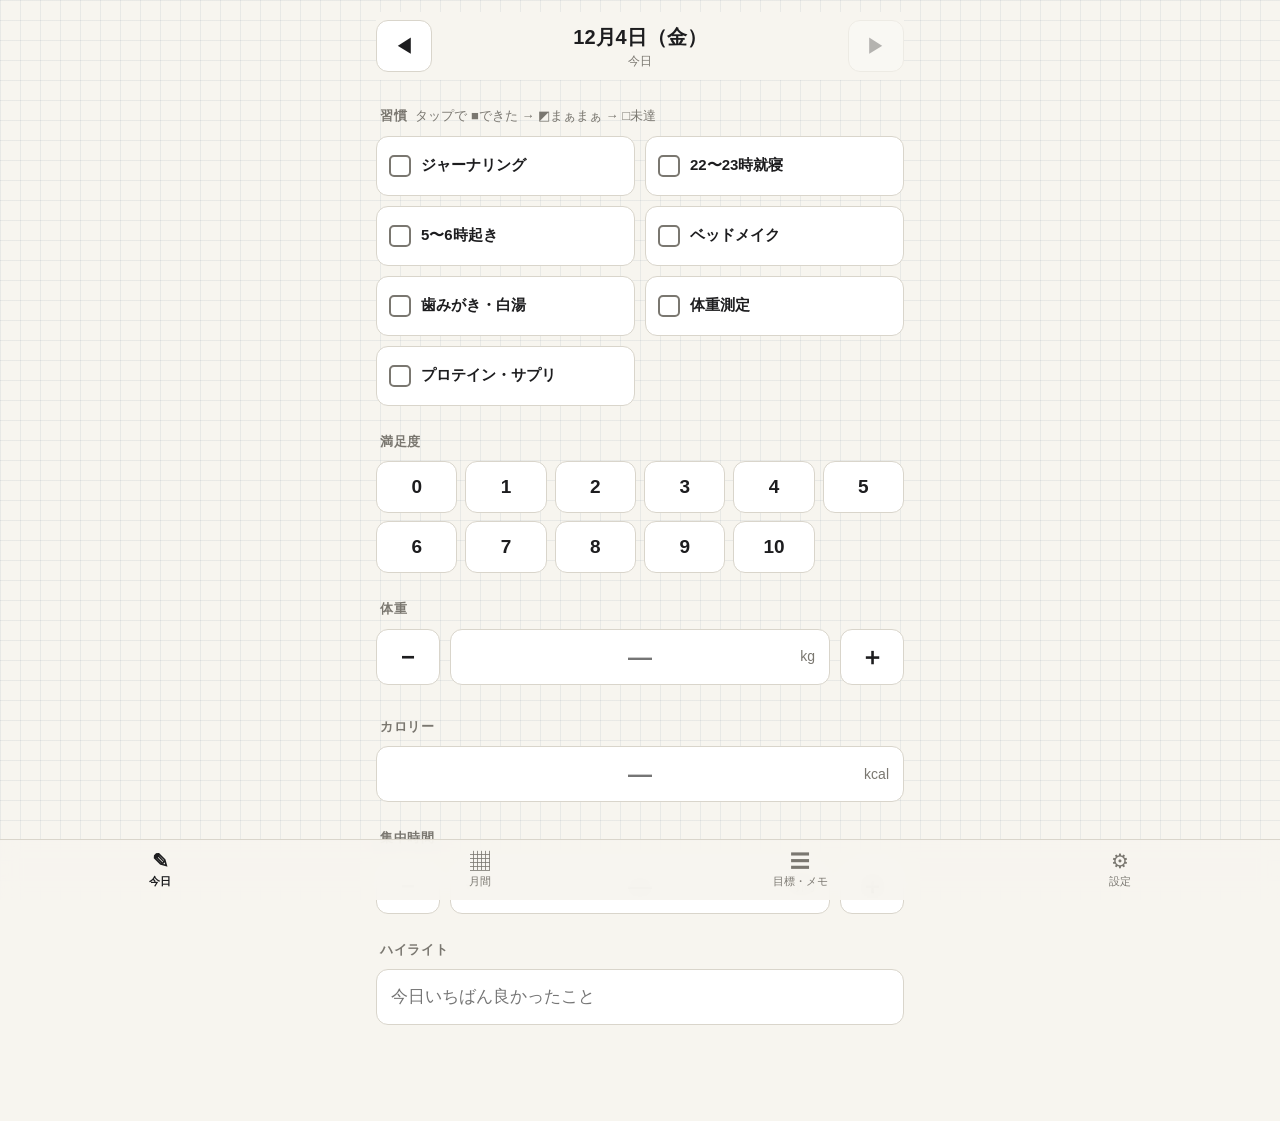
<file: index.html>
<!doctype html>
<html lang="ja">
<head>
<meta charset="utf-8">
<meta name="viewport" content="width=device-width, initial-scale=1, maximum-scale=1, viewport-fit=cover">
<meta name="theme-color" content="#f7f5ef" media="(prefers-color-scheme: light)">
<meta name="theme-color" content="#16171a" media="(prefers-color-scheme: dark)">
<meta name="apple-mobile-web-app-capable" content="yes">
<meta name="mobile-web-app-capable" content="yes">
<meta name="apple-mobile-web-app-status-bar-style" content="default">
<meta name="apple-mobile-web-app-title" content="ジャーナル">
<title>ジャーナル</title>
<link rel="manifest" href="manifest.webmanifest">
<link rel="apple-touch-icon" href="icons/icon-180.png">
<link rel="icon" href="icons/icon-192.png">
<link rel="stylesheet" href="style.css">
</head>
<body>
<main id="view" aria-live="polite"></main>

<nav class="tabbar" id="tabbar">
  <button data-tab="day" class="active"><span class="ti">✎</span>今日</button>
  <button data-tab="month"><span class="ti">▦</span>月間</button>
  <button data-tab="memo"><span class="ti">☰</span>目標・メモ</button>
  <button data-tab="settings"><span class="ti">⚙</span>設定</button>
</nav>

<div id="toast" class="toast" role="status"></div>

<script src="app.js"></script>
</body>
</html>
</file>
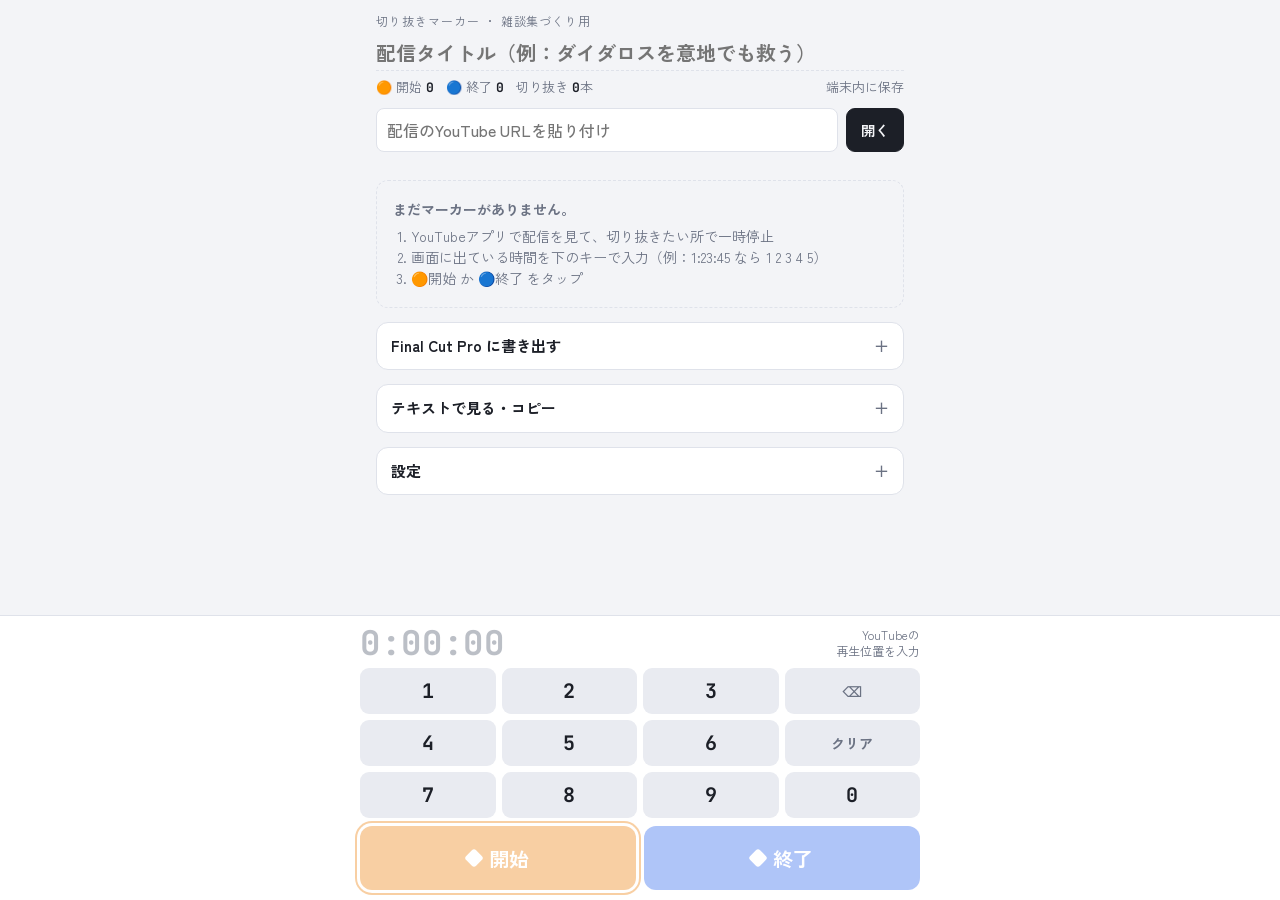
<file: clip-marker/index.html>
<!doctype html>
<html lang="ja"><head><meta charset="utf-8"><meta name="viewport" content="width=device-width,initial-scale=1,viewport-fit=cover"><meta name="apple-mobile-web-app-capable" content="yes"><meta name="apple-mobile-web-app-title" content="切り抜きマーカー"><style>:root{color-scheme:light;padding-top:env(safe-area-inset-top,0px);padding-bottom:env(safe-area-inset-bottom,0px)}body{margin:0;font:14px system-ui,sans-serif}img{max-width:100%}[hidden]{display:none!important}</style></head><body>
<title>切り抜きマーカー</title>
<meta name="claude:viewport-fit-sides" content="cover">
<link rel="preconnect" href="https://fonts.googleapis.com">
<link rel="stylesheet" href="https://fonts.googleapis.com/css2?family=Zen+Kaku+Gothic+New:wght@500;700&family=JetBrains+Mono:wght@500;700&display=swap">
<style>
/* Layout: phone-first. Marker list scrolls in the middle, a thumb dock (time + keypad + 開始/終了) is pinned to the bottom. */
:root{
  --bg:#f3f4f7; --surface:#ffffff; --line:#dfe2ea; --fg:#1c1f27; --muted:#6b7283;
  --in:#f08a1c; --in-soft:#fde9d3; --out:#3a6ff0; --out-soft:#dce6fd; --danger:#d64545;
  --key:#e9ebf1; --key-press:#d6d9e2;
  --f-ui:"Zen Kaku Gothic New","Hiragino Sans","Hiragino Kaku Gothic ProN",system-ui,sans-serif;
  --f-tc:"JetBrains Mono",ui-monospace,"SF Mono",Menlo,monospace;
}
@media (prefers-color-scheme: dark){:root:not([data-theme="light"]){
  --bg:#14161b; --surface:#1d2027; --line:#2c303a; --fg:#eceef3; --muted:#959cad;
  --in:#ff9a33; --in-soft:#3d2a16; --out:#5b8cff; --out-soft:#1a2747; --danger:#ff6b6b;
  --key:#272b34; --key-press:#343945; color-scheme:dark}}
:root[data-theme="dark"]{
  --bg:#14161b; --surface:#1d2027; --line:#2c303a; --fg:#eceef3; --muted:#959cad;
  --in:#ff9a33; --in-soft:#3d2a16; --out:#5b8cff; --out-soft:#1a2747; --danger:#ff6b6b;
  --key:#272b34; --key-press:#343945; color-scheme:dark}
*{box-sizing:border-box}
body{background:var(--bg);color:var(--fg);font-family:var(--f-ui);font-size:15px;line-height:1.5;-webkit-tap-highlight-color:transparent}
.wrap{max-width:560px;margin:0 auto;padding-left:max(16px,env(safe-area-inset-left,0px));padding-right:max(16px,env(safe-area-inset-right,0px));padding-block:12px 0}
header{display:flex;flex-direction:column;gap:6px}
.eyebrow{font-size:12px;letter-spacing:.08em;color:var(--muted)}
#title{font:700 20px/1.3 var(--f-ui);color:var(--fg);background:transparent;border:0;border-bottom:1px dashed var(--line);padding:4px 0;width:100%}
#title:focus{outline:none;border-bottom-color:var(--out)}
.summary{display:flex;gap:12px;flex-wrap:wrap;font-size:13px;color:var(--muted)}
.summary b{color:var(--fg);font-family:var(--f-tc)}
.sync{margin-left:auto}
.urltop{margin-top:10px;display:flex;gap:8px}.urltop input{flex:1;min-width:0;font:500 16px var(--f-ui);padding:9px 10px;border-radius:8px;border:1px solid var(--line);background:var(--surface);color:var(--fg)}
.player{margin-top:10px;border-radius:12px;overflow:hidden;background:#000;aspect-ratio:16/9;max-width:100%}
.player iframe{width:100%;height:100%;border:0;display:block}
.notice{margin-top:10px;font-size:13px;color:var(--muted);background:var(--surface);border:1px solid var(--line);border-radius:10px;padding:10px 12px}

/* list */
#list{list-style:none;margin:14px 0 0;padding:0;display:flex;flex-direction:column;gap:6px}
.item{background:var(--surface);border:1px solid var(--line);border-radius:10px;display:grid;grid-template-columns:auto 1fr auto;gap:10px;align-items:center;padding:10px 12px}
.item .dot{width:12px;height:12px;border-radius:3px;transform:rotate(45deg)}
.item.in .dot{background:var(--in)} .item.out .dot{background:var(--out)}
.item .main{min-width:0;display:flex;flex-direction:column}
.item .row1{display:flex;gap:8px;align-items:baseline;flex-wrap:wrap}
.tc{font-family:var(--f-tc);font-weight:700;font-variant-numeric:tabular-nums;font-size:17px;color:var(--fg);text-decoration:none}
a.tc{border-bottom:1px dotted var(--muted)}
.tag{font-size:12px;font-weight:700;padding:1px 7px;border-radius:99px}
.in .tag{background:var(--in-soft);color:var(--in)} .out .tag{background:var(--out-soft);color:var(--out)}
.len{font-size:12px;color:var(--muted);font-family:var(--f-tc)}
.warn{font-size:12px;color:var(--danger)}
.memo{font-size:13px;color:var(--muted);overflow-wrap:anywhere}
.editbtn{border:0;background:transparent;color:var(--muted);font-size:13px;padding:8px;font-family:var(--f-ui);cursor:pointer}
.editor{grid-column:1/-1;display:grid;gap:8px;border-top:1px solid var(--line);padding-top:10px}
.editor label{font-size:12px;color:var(--muted);display:flex;flex-direction:column;gap:3px}
.editor input{font:500 16px var(--f-ui);padding:8px 10px;border-radius:8px;border:1px solid var(--line);background:var(--bg);color:var(--fg);width:100%}
.editor input.tcin{font-family:var(--f-tc)}
.editor .btns{display:flex;gap:8px;flex-wrap:wrap}
.empty{margin-top:14px;padding:18px 16px;border:1px dashed var(--line);border-radius:12px;color:var(--muted);font-size:14px}
.empty ol{margin:6px 0 0;padding-left:1.3em}

/* sections */
details.sec{margin-top:14px;background:var(--surface);border:1px solid var(--line);border-radius:12px}
details.sec>summary{padding:12px 14px;font-weight:700;cursor:pointer;list-style:none;display:flex;justify-content:space-between}
details.sec>summary::after{content:"＋";color:var(--muted)}
details.sec[open]>summary::after{content:"－"}
.secbody{padding:0 14px 14px;display:flex;flex-direction:column;gap:10px;font-size:14px}
.secbody label{display:flex;flex-direction:column;gap:4px;font-size:13px;color:var(--muted)}
.secbody input,.secbody select{font:500 16px var(--f-ui);padding:9px 10px;border-radius:8px;border:1px solid var(--line);background:var(--bg);color:var(--fg);width:100%}
.secbody .hint{font-size:12px;color:var(--muted);margin:0}
.secbody textarea{width:100%;min-height:140px;font:500 13px/1.6 var(--f-tc);padding:10px;border-radius:8px;border:1px solid var(--line);background:var(--bg);color:var(--fg)}
.radio{display:flex;flex-direction:column;gap:6px}
.radio label{flex-direction:row;align-items:flex-start;gap:8px;color:var(--fg);font-size:14px}
.radio input{width:auto;margin-top:4px}
.btn{font:700 14px var(--f-ui);padding:10px 14px;border-radius:9px;border:1px solid var(--line);background:var(--key);color:var(--fg);cursor:pointer}
.btn.primary{background:var(--fg);color:var(--bg);border-color:var(--fg)}
.btn.danger{color:var(--danger)}
.btn:focus-visible,.key:focus-visible,.big:focus-visible{outline:2px solid var(--out);outline-offset:2px}
.btnrow{display:flex;gap:8px;flex-wrap:wrap}
.steps{margin:0;padding-left:1.3em;display:flex;flex-direction:column;gap:4px}
kbd{font-family:var(--f-tc);font-size:12px;border:1px solid var(--line);border-bottom-width:2px;border-radius:4px;padding:0 4px}

/* dock */
.spacer{height:calc(var(--dock-h,330px) + 16px)}
.dock{position:fixed;left:0;right:0;bottom:0;background:var(--surface);border-top:1px solid var(--line);
  padding-left:max(12px,env(safe-area-inset-left,0px));padding-right:max(12px,env(safe-area-inset-right,0px));padding-top:10px;padding-bottom:calc(10px + env(safe-area-inset-bottom,0px));z-index:5}
.dock-in{max-width:560px;margin:0 auto;display:flex;flex-direction:column;gap:8px}
.timebar{display:flex;align-items:center;gap:10px}
#tdisp{font:700 34px/1 var(--f-tc);font-variant-numeric:tabular-nums;letter-spacing:.02em;flex:1;min-width:0}
#tdisp .dim{color:var(--muted);opacity:.45}
#tdisp.bad{color:var(--danger)}
.tlabel{font-size:12px;color:var(--muted);text-align:right;line-height:1.3}
.keys{display:grid;grid-template-columns:repeat(4,1fr);gap:6px}
.key{font:700 20px var(--f-tc);height:46px;border:0;border-radius:9px;background:var(--key);color:var(--fg);cursor:pointer;touch-action:manipulation}
.key.fn{font:700 14px var(--f-ui);color:var(--muted)}
.key:active{background:var(--key-press)}
.bigs{display:grid;grid-template-columns:1fr 1fr;gap:8px}
.big{height:64px;border-radius:12px;border:2px solid transparent;font:700 20px var(--f-ui);cursor:pointer;touch-action:manipulation;display:flex;align-items:center;justify-content:center;gap:8px}
.big .dia{width:14px;height:14px;border-radius:3px;transform:rotate(45deg);background:#fff}
.big.in{background:var(--in);color:#fff}
.big.out{background:var(--out);color:#fff}
.big.next{box-shadow:0 0 0 3px var(--bg),0 0 0 5px currentColor}
.big.in.next{color:#fff;box-shadow:0 0 0 3px var(--surface),0 0 0 5px var(--in)}
.big.out.next{box-shadow:0 0 0 3px var(--surface),0 0 0 5px var(--out)}
.big:disabled{opacity:.4}
.big:active{transform:scale(.98)}
.toast{position:fixed;left:50%;transform:translateX(-50%);bottom:calc(var(--dock-h,330px) + 12px);background:var(--fg);color:var(--bg);padding:9px 10px 9px 14px;border-radius:10px;font-size:14px;display:flex;gap:12px;align-items:center;z-index:6;width:max-content;max-width:calc(100% - 32px)}
.toast button{white-space:nowrap;flex:none;background:transparent;border:1px solid currentColor;color:inherit;border-radius:7px;padding:4px 10px;font:700 13px var(--f-ui)}
@media (prefers-reduced-motion: reduce){.big:active{transform:none}}
</style>

<div class="wrap">
  <header>
    <div class="eyebrow">切り抜きマーカー ・ 雑談集づくり用</div>
    <input id="title" type="text" placeholder="配信タイトル（例：ダイダロスを意地でも救う）" autocomplete="off">
    <div class="summary">
      <span>🟠 開始 <b id="nIn">0</b></span>
      <span>🔵 終了 <b id="nOut">0</b></span>
      <span>切り抜き <b id="nClip">0</b>本</span>
      <span class="sync" id="syncState"></span>
    </div>
  </header>

  <div id="urlTopBox" class="urltop" hidden>
    <input id="urlTop" type="url" placeholder="配信のYouTube URLを貼り付け" autocomplete="off" autocapitalize="off" aria-label="YouTubeのURL">
    <button class="btn primary" id="urlGo" type="button">開く</button>
  </div>
  <div id="playerBox" hidden>
    <div class="player"><iframe id="yt" allow="autoplay; encrypted-media; picture-in-picture" allowfullscreen title="YouTube"></iframe></div>
  </div>
  <p class="notice" id="modeNote" hidden></p>

  <ol id="list"></ol>
  <div class="empty" id="empty">
    <b>まだマーカーがありません。</b>
    <ol>
      <li>YouTubeアプリで配信を見て、切り抜きたい所で一時停止</li>
      <li>画面に出ている時間を下のキーで入力（例：1:23:45 なら 1 2 3 4 5）</li>
      <li>🟠開始 か 🔵終了 をタップ</li>
    </ol>
  </div>

  <details class="sec" id="secExport">
    <summary>Final Cut Pro に書き出す</summary>
    <div class="secbody">
      <div class="radio">
        <label><input type="radio" name="mode" value="gap" checked> <span><b>マーカーだけ（おすすめ）</b><br><span class="hint">マーカー付きの空のクリップを読み込み、その上に配信まるごとを重ねます。</span></span></label>
        <label><input type="radio" name="mode" value="clip"> <span><b>配信まるごとのクリップに付ける（試験的）</b><br><span class="hint">動画ファイルの場所を指定すると、クリップ自体にマーカーが付いた状態で読み込みます。</span></span></label>
      </div>
      <div id="clipOpts" hidden style="display:flex;flex-direction:column;gap:10px">
        <label>動画ファイルの場所（Macのパス）
          <input id="path" type="text" placeholder="/Users/…/Movies/ささぼー作業/…/clip_配信まるごと.mp4" autocomplete="off" autocapitalize="off" spellcheck="false">
        </label>
        <p class="hint">Finderでファイルを右クリック → <kbd>option</kbd>を押しながら「パス名をコピー」で取れます。</p>
        <label>動画の長さ（必須）
          <input id="vlen" type="text" inputmode="numeric" placeholder="5:06:58" autocomplete="off">
        </label>
      </div>
      <div class="btnrow">
        <button class="btn primary" id="dlXml" type="button">FCPXMLを保存</button>
        <button class="btn" id="dlTxt" type="button">テキストで保存</button>
      </div>
      <p class="hint" id="dlNote"></p>
      <ol class="steps" id="howto"></ol>
    </div>
  </details>

  <details class="sec">
    <summary>テキストで見る・コピー</summary>
    <div class="secbody">
      <textarea id="txt" readonly></textarea>
      <div class="btnrow"><button class="btn" id="copyTxt" type="button">コピー</button></div>
    </div>
  </details>

  <details class="sec">
    <summary>設定</summary>
    <div class="secbody">
      <label>YouTubeのURL（任意）
        <input id="url" type="url" placeholder="https://youtube.com/live/…" autocomplete="off" autocapitalize="off">
      </label>
      <p class="hint" id="urlHint">入れておくと、マーカーの時間をタップしてその位置から確認できます。</p>
      <label>FCPのプロジェクトのフレームレート
        <select id="fps">
          <option value="23.98">23.98</option><option value="24">24</option><option value="25">25</option>
          <option value="29.97">29.97</option><option value="30">30</option><option value="50">50</option>
          <option value="59.94">59.94</option><option value="60">60</option>
        </select>
      </label>
      <label>ずらす秒数（YouTubeとFCPで頭がずれている時だけ）
        <input id="offset" type="number" inputmode="decimal" step="1" value="0">
      </label>
      <p class="hint">FCPの方が5秒遅く始まるなら 5、早いなら -5。</p>
      <div class="btnrow">
        <button class="btn danger" id="resetBtn" type="button">新しい配信をはじめる（全部消す）</button>
      </div>
      <p class="hint" id="resetNote" hidden></p>
    </div>
  </details>
  <div class="spacer"></div>
</div>

<div class="dock" id="dock">
  <div class="dock-in">
    <div class="timebar">
      <div id="tdisp">0:00:00</div>
      <div class="tlabel" id="tlabel">YouTubeの<br>再生位置を入力</div>
    </div>
    <div class="keys" id="keys">
      <button class="key" data-k="1" type="button">1</button><button class="key" data-k="2" type="button">2</button><button class="key" data-k="3" type="button">3</button><button class="key fn" data-k="back" type="button" aria-label="1文字消す">⌫</button>
      <button class="key" data-k="4" type="button">4</button><button class="key" data-k="5" type="button">5</button><button class="key" data-k="6" type="button">6</button><button class="key fn" data-k="clear" type="button">クリア</button>
      <button class="key" data-k="7" type="button">7</button><button class="key" data-k="8" type="button">8</button><button class="key" data-k="9" type="button">9</button><button class="key" data-k="0" type="button">0</button>
    </div>
    <div class="bigs">
      <button class="big in" id="bIn" type="button"><span class="dia"></span>開始</button>
      <button class="big out" id="bOut" type="button"><span class="dia"></span>終了</button>
    </div>
  </div>
</div>
<div class="toast" id="toast" hidden><span id="toastMsg"></span><button id="undo" type="button">取り消す</button></div>

<script>
(() => {
  const $ = id => document.getElementById(id);
  const IN_ARTIFACT = !!window.claude;
  const LS_KEY = 'clipMarker.v1';
  const blank = () => ({title:'', url:'', fps:'50', offset:0, mode:'gap', path:'', vlen:'', markers:[], updatedAt:0});
  let S = blank();
  let digits = '';        // keypad buffer
  let freshAfterRecord = false;
  let editingId = null;
  let lastAdded = null;

  /* ---------- time helpers ---------- */
  const fmt = s => { s = Math.max(0, Math.round(s)); const h = Math.floor(s/3600), m = Math.floor(s%3600/60), x = s%60; return h + ':' + String(m).padStart(2,'0') + ':' + String(x).padStart(2,'0'); };
  const parseTC = str => { // "1:23:45" "23:45" "12345" -> seconds or null
    str = String(str||'').trim(); if (!str) return null;
    let parts;
    if (str.includes(':')) parts = str.split(':').map(Number);
    else { const d = str.replace(/\D/g,'').padStart(6,'0').slice(-6); parts = [+d.slice(0,2), +d.slice(2,4), +d.slice(4,6)]; }
    if (parts.some(isNaN)) return null;
    while (parts.length < 3) parts.unshift(0);
    const [h,m,s] = parts; if (m > 59 || s > 59) return null;
    return h*3600 + m*60 + s;
  };
  const digitsToSec = d => { if (!d) return 0; const p = d.padStart(6,'0'); const h=+p.slice(0,2), m=+p.slice(2,4), s=+p.slice(4,6); if (m>59||s>59) return null; return h*3600+m*60+s; };
  const uid = () => Math.random().toString(36).slice(2,9) + Date.now().toString(36).slice(-4);

  /* ---------- YouTube ---------- */
  const ytId = u => { if (!u) return null; const m = String(u).match(/(?:youtu\.be\/|v=|\/live\/|\/shorts\/|\/embed\/)([A-Za-z0-9_-]{11})/); return m ? m[1] : null; };
  const ytLink = s => { const id = ytId(S.url); return id ? `https://youtu.be/${id}?t=${Math.max(0,Math.round(s))}` : null; };

  // Player mode (only outside the claude.ai viewer, e.g. when hosted on its own site)
  const P = {on:false, t:0, at:0, playing:false, id:null};
  const playerNow = () => P.playing ? P.t + (performance.now()-P.at)/1000 : P.t;
  function setupPlayer(){
    const id = ytId(S.url);
    if (!IN_ARTIFACT) { $('urlTopBox').hidden = false; $('urlTop').value = S.url || ''; }
    if (IN_ARTIFACT || !id || location.protocol === 'file:') { P.on=false; $('playerBox').hidden = true; updateModeNote(); return; }
    if (P.id === id) return;
    P.id = id; P.on = false;
    const ifr = $('yt');
    ifr.src = `https://www.youtube.com/embed/${id}?enablejsapi=1&playsinline=1&rel=0&origin=${encodeURIComponent(location.origin)}`;
    $('playerBox').hidden = false;
    let tries = 0;
    const ping = setInterval(() => {
      if (P.on || ++tries > 20) { clearInterval(ping); if (!P.on) { $('playerBox').hidden = true; updateModeNote(true); } return; }
      try { ifr.contentWindow.postMessage(JSON.stringify({event:'listening', id:1, channel:'widget'}), '*'); } catch(e){}
    }, 500);
  }
  window.addEventListener('message', e => {
    if (!/youtube\.com$/.test(new URL(e.origin||'http://x').hostname)) return;
    let d; try { d = typeof e.data === 'string' ? JSON.parse(e.data) : e.data; } catch(_) { return; }
    if (!d || !d.event) return;
    if (!P.on) { P.on = true; updateModeNote(); render(); }
    const info = d.info || {};
    if (typeof info.currentTime === 'number') { P.t = info.currentTime; P.at = performance.now(); }
    if (typeof info.playerState === 'number') { P.playing = info.playerState === 1; }
  });
  function ytCmd(func, args){ try { $('yt').contentWindow.postMessage(JSON.stringify({event:'command', func, args:args||[]}), '*'); } catch(e){} }

  function updateModeNote(failed){
    const n = $('modeNote');
    if (P.on) { n.hidden = true; $('keys').hidden = true; $('tlabel').innerHTML = '動画の<br>再生位置'; }
    else {
      $('keys').hidden = false; $('tlabel').innerHTML = 'YouTubeの<br>再生位置を入力';
      if (failed) { n.hidden = false; n.textContent = 'この動画はページ内で再生できませんでした。YouTubeアプリで見て、時間を入力してください。'; }
      else n.hidden = true;
    }
    measureDock();
  }

  /* ---------- storage: localStorage + db (sync between iPhone and Mac) ---------- */
  function loadLocal(){ try { const v = JSON.parse(localStorage.getItem(LS_KEY)||'null'); if (v && Array.isArray(v.markers)) S = Object.assign(blank(), v); } catch(e){} }
  function saveLocal(){ try { localStorage.setItem(LS_KEY, JSON.stringify(S)); } catch(e){} }
  let dbRef = null, pushTimer = null, dbReady = false;
  function setSync(t){ $('syncState').textContent = t; }
  function commit(){ S.updatedAt = Date.now(); saveLocal(); render(); schedulePush(); }
  function schedulePush(){ if (!dbRef) return; clearTimeout(pushTimer); setSync('保存中…'); pushTimer = setTimeout(push, 700); }
  async function push(){ if (!dbRef) return; try { await dbRef.set(JSON.parse(JSON.stringify(S))); setSync('☁︎ 同期済み'); } catch(e){ setSync('端末内に保存'); } }
  async function initDb(){
    if (!IN_ARTIFACT || !window.claude.use) { setSync('端末内に保存'); return; }
    const timer = setTimeout(() => { if (!dbReady) setSync('端末内に保存'); }, 10000);
    try {
      const [db, user] = await Promise.all([window.claude.use('db'), window.claude.use('user')]);
      const id = user && await user.id();
      if (!db || !id) { clearTimeout(timer); setSync('端末内に保存'); return; }
      dbRef = db.doc('data/users/' + id + '/current');
      dbRef.onSnapshot(snap => {
        dbReady = true; clearTimeout(timer);
        const remote = snap.exists ? snap.data() : null;
        if (remote && (remote.updatedAt||0) > (S.updatedAt||0)) { S = Object.assign(blank(), remote); saveLocal(); fillForm(); render(); setSync('☁︎ 同期済み'); }
        else if (!remote || (remote.updatedAt||0) < (S.updatedAt||0)) { if (S.updatedAt) push(); else setSync('☁︎ 同期済み'); }
        else setSync('☁︎ 同期済み');
      }, () => { clearTimeout(timer); setSync('端末内に保存'); });
    } catch(e){ clearTimeout(timer); setSync('端末内に保存'); }
  }

  /* ---------- derived ---------- */
  const sorted = () => S.markers.slice().sort((a,b) => a.t - b.t || (a.type==='in' ? -1 : 1));
  function pairs(){ // walk in order, pair each 開始 with the next 終了
    const out = [], info = {}; let open = null, n = 0;
    for (const m of sorted()) {
      if (m.type === 'in') { if (open) info[open.id] = {warn:'終了がありません'}; open = m; }
      else { if (open) { n++; out.push({n, a:open, b:m}); info[open.id] = {n}; info[m.id] = {n, len:m.t-open.t}; open = null; } else info[m.id] = {warn:'開始がありません'}; }
    }
    if (open) info[open.id] = {n:null, open:true};
    return {clips:out, info, open:!!open};
  }

  /* ---------- render ---------- */
  function renderTime(){
    const el = $('tdisp');
    if (P.on) { el.textContent = fmt(playerNow()); el.classList.remove('bad'); $('bIn').disabled = $('bOut').disabled = false; return; }
    const sec = digitsToSec(digits);
    const p = digits.padStart(6,'0'); const disp = (+p.slice(0,2)) + ':' + p.slice(2,4) + ':' + p.slice(4,6);
    // dim the leading zeros that haven't been typed
    const typed = digits.length; const chars = disp.split(''); let digitIdx = 0; const totalDigits = disp.replace(/\D/g,'').length;
    el.innerHTML = chars.map(c => { if (c === ':') return '<span class="dim">:</span>'; const fromEnd = totalDigits - (digitIdx++); return fromEnd <= typed ? c : `<span class="dim">${c}</span>`; }).join('');
    el.classList.toggle('bad', sec === null);
    $('bIn').disabled = $('bOut').disabled = sec === null || (!digits && !freshAfterRecord);
  }
  function esc(s){ return String(s).replace(/[&<>"']/g, c => ({'&':'&amp;','<':'&lt;','>':'&gt;','"':'&quot;',"'":'&#39;'}[c])); }
  function render(){
    const list = $('list'); const ms = sorted(); const {clips, info, open} = pairs();
    $('nIn').textContent = S.markers.filter(m=>m.type==='in').length;
    $('nOut').textContent = S.markers.filter(m=>m.type==='out').length;
    $('nClip').textContent = clips.length;
    $('empty').hidden = ms.length > 0;
    $('bIn').classList.toggle('next', !open); $('bOut').classList.toggle('next', open);
    list.innerHTML = ms.map(m => {
      const i = info[m.id] || {}; const link = P.on ? '#' : ytLink(m.t);
      const tcHtml = link ? `<a class="tc" href="${link}" ${P.on ? `data-seek="${m.t}"` : 'target="_blank" rel="noopener"'}>${fmt(m.t)}</a>` : `<span class="tc">${fmt(m.t)}</span>`;
      const extra = i.warn ? `<span class="warn">${i.warn}</span>` : (m.type==='out' && i.len!=null ? `<span class="len">${fmt(i.len).replace(/^0:/,'')}</span>` : '');
      const label = (m.type==='in' ? '開始' : '終了') + (i.n ? ' #' + i.n : '');
      const ed = editingId === m.id ? `
        <div class="editor">
          <label>時間<input class="tcin" id="e_t" type="text" inputmode="numeric" value="${fmt(m.t)}"></label>
          <label>メモ<input id="e_m" type="text" value="${esc(m.memo||'')}" placeholder="例：お母ちゃんの話"></label>
          <div class="btns">
            <button class="btn primary" data-act="save" data-id="${m.id}" type="button">保存</button>
            <button class="btn" data-act="flip" data-id="${m.id}" type="button">${m.type==='in' ? '終了に変える' : '開始に変える'}</button>
            <button class="btn danger" data-act="del" data-id="${m.id}" type="button">削除</button>
          </div>
        </div>` : '';
      return `<li class="item ${m.type}" data-id="${m.id}">
        <span class="dot" aria-hidden="true"></span>
        <div class="main"><div class="row1">${tcHtml}<span class="tag">${label}</span>${extra}</div>${m.memo ? `<div class="memo">${esc(m.memo)}</div>` : ''}</div>
        <button class="editbtn" data-act="edit" data-id="${m.id}" type="button">${editingId===m.id ? '閉じる' : (m.memo ? '編集' : 'メモ')}</button>
        ${ed}</li>`;
    }).join('');
    $('txt').value = textExport();
    renderTime();
    renderHowto();
  }

  /* ---------- actions ---------- */
  function record(type){
    let t;
    if (P.on) t = Math.floor(playerNow());
    else { t = digitsToSec(digits); if (t === null) return; }
    const m = {id:uid(), t, type, memo:'', created:Date.now()};
    S.markers.push(m); lastAdded = m.id; freshAfterRecord = true;
    commit();
    if (navigator.vibrate) try { navigator.vibrate(15); } catch(e){}
    showToast(`${fmt(t)} を${type==='in'?'開始':'終了'}で記録`);
  }
  let toastTimer;
  function showToast(msg){ $('toastMsg').textContent = msg; $('toast').hidden = false; clearTimeout(toastTimer); toastTimer = setTimeout(() => $('toast').hidden = true, 4000); }
  $('undo').onclick = () => { if (lastAdded) { S.markers = S.markers.filter(m => m.id !== lastAdded); lastAdded = null; commit(); } $('toast').hidden = true; };
  $('bIn').onclick = () => record('in');
  $('bOut').onclick = () => record('out');
  $('keys').addEventListener('click', e => {
    const k = e.target.closest('.key'); if (!k) return; const v = k.dataset.k;
    if (v === 'back') digits = digits.slice(0,-1);
    else if (v === 'clear') digits = '';
    else { if (freshAfterRecord) { digits = ''; } if (digits.length < 6 && !(digits === '' && v === '0')) digits += v; }
    freshAfterRecord = false;
    renderTime();
  });
  $('list').addEventListener('click', e => {
    const seek = e.target.closest('[data-seek]');
    if (seek) { e.preventDefault(); ytCmd('seekTo', [+seek.dataset.seek, true]); ytCmd('playVideo'); return; }
    const b = e.target.closest('[data-act]'); if (!b) return;
    const id = b.dataset.id, m = S.markers.find(x => x.id === id); if (!m) return;
    const act = b.dataset.act;
    if (act === 'edit') { editingId = editingId === id ? null : id; render(); if (editingId) setTimeout(() => $('e_m') && $('e_m').focus(), 30); }
    else if (act === 'save') { const t = parseTC($('e_t').value); if (t === null) { $('e_t').style.borderColor = 'var(--danger)'; return; } m.t = t; m.memo = $('e_m').value.trim(); editingId = null; commit(); }
    else if (act === 'flip') { m.type = m.type === 'in' ? 'out' : 'in'; commit(); }
    else if (act === 'del') {
      if (b.dataset.confirm) { S.markers = S.markers.filter(x => x.id !== id); editingId = null; commit(); }
      else { b.dataset.confirm = '1'; b.textContent = 'もう一度押すと削除'; }
    }
  });
  $('list').addEventListener('keydown', e => { if (e.key === 'Enter' && (e.target.id === 'e_m' || e.target.id === 'e_t')) { const s = e.target.closest('.item').querySelector('[data-act="save"]'); s && s.click(); } });

  // header + settings fields
  function fillForm(){
    $('title').value = S.title||''; $('url').value = S.url||''; $('fps').value = S.fps||'50'; $('offset').value = S.offset||0;
    $('path').value = S.path||''; $('vlen').value = S.vlen||'';
    document.querySelectorAll('input[name=mode]').forEach(r => r.checked = r.value === (S.mode||'gap'));
    $('clipOpts').hidden = S.mode !== 'clip';
    setupPlayer();
  }
  const bind = (id, key, conv, ev='change') => $(id).addEventListener(ev, () => { S[key] = conv ? conv($(id).value) : $(id).value; commit(); });
  bind('title','title',null,'input'); bind('fps','fps'); bind('offset','offset', v => +v||0);
  bind('path','path', v => v.trim(), 'input'); bind('vlen','vlen', null, 'input');
  $('urlGo').addEventListener('click', () => { const v = $('urlTop').value.trim(); if (!ytId(v)) { $('urlTop').style.borderColor = 'var(--danger)'; return; } $('urlTop').style.borderColor = ''; S.url = v; $('url').value = v; P.id = null; commit(); setupPlayer(); });
  $('url').addEventListener('change', () => { S.url = $('url').value.trim(); P.id = null; commit(); setupPlayer(); });
  document.querySelectorAll('input[name=mode]').forEach(r => r.addEventListener('change', () => { S.mode = r.value; $('clipOpts').hidden = S.mode !== 'clip'; commit(); }));
  $('resetBtn').addEventListener('click', () => {
    const b = $('resetBtn');
    if (b.dataset.confirm) { const keep = {fps:S.fps, offset:S.offset}; S = Object.assign(blank(), keep); digits=''; P.id=null; commit(); fillForm(); b.dataset.confirm=''; b.textContent='新しい配信をはじめる（全部消す）'; $('resetNote').hidden = true; }
    else { b.dataset.confirm = '1'; b.textContent = 'もう一度押すと全部消します'; $('resetNote').hidden = false; $('resetNote').textContent = '消す前にFCPXMLかテキストで保存しておくと安心です。'; }
  });

  /* ---------- exports ---------- */
  function textExport(){
    const {clips} = pairs(); const lines = [];
    lines.push((S.title || '配信') + ' 切り抜きマーカー'); if (S.url) lines.push(S.url); lines.push('');
    lines.push('■ 切り抜き'); if (!clips.length) lines.push('（まだありません）');
    clips.forEach(c => lines.push(`#${c.n}  ${fmt(c.a.t)} → ${fmt(c.b.t)}  (${fmt(c.b.t-c.a.t).replace(/^0:/,'')})  ${[c.a.memo,c.b.memo].filter(Boolean).join(' / ')}`.trimEnd()));
    lines.push(''); lines.push('■ マーカー一覧');
    sorted().forEach(m => lines.push(`${fmt(m.t)}  ${m.type==='in'?'開始':'終了'}  ${m.memo||''}`.trimEnd()));
    return lines.join('\n');
  }
  const FPS = {
    '23.98':{n:1001,d:24000,name:'2398'}, '24':{n:100,d:2400,name:'24'}, '25':{n:100,d:2500,name:'25'},
    '29.97':{n:1001,d:30000,name:'2997'}, '30':{n:100,d:3000,name:'30'}, '50':{n:100,d:5000,name:'50'},
    '59.94':{n:1001,d:60000,name:'5994'}, '60':{n:100,d:6000,name:'60'}
  };
  const xesc = s => String(s).replace(/[&<>"]/g, c => ({'&':'&amp;','<':'&lt;','>':'&gt;','"':'&quot;'}[c]));
  function buildFcpxml(){
    const f = FPS[S.fps] || FPS['50']; const fpsVal = f.d / f.n;
    const R = sec => { const fr = Math.max(0, Math.round(sec * fpsVal)); return fr === 0 ? '0s' : `${fr*f.n}/${f.d}s`; };
    const one = `${f.n}/${f.d}s`;
    const {info} = pairs(); const off = +S.offset || 0;
    const ms = sorted().map(m => ({...m, at: m.t + off})).filter(m => m.at >= 0);
    const lastT = ms.length ? ms[ms.length-1].at : 0;
    let len = parseTC(S.vlen);
    if (S.mode !== 'clip' || !len) len = Math.max(len || 0, lastT + 60);
    const dur = R(len);
    const name = (S.title || '配信') ;
    const markersXml = ms.map(m => {
      const i = info[m.id] || {}; const label = (m.type==='in' ? '開始' : '終了') + (i.n ? ' #' + i.n : '') + (m.memo ? ' ' + m.memo : '');
      return m.type === 'in'
        ? `            <chapter-marker start="${R(m.at)}" duration="${one}" value="${xesc(label)}" posterOffset="0s"/>`
        : `            <marker start="${R(m.at)}" duration="${one}" value="${xesc(label)}"/>`;
    }).join('\n');
    const fmtRes = `<format id="r1" name="FFVideoFormat1080p${f.name}" frameDuration="${one}" width="1920" height="1080" colorSpace="1-1-1 (Rec. 709)"/>`;
    let resources = fmtRes, spine;
    if (S.mode === 'clip' && S.path) {
      const src = 'file://' + S.path.split('/').map(encodeURIComponent).join('/');
      const fileName = S.path.split('/').pop().replace(/\.[^.]+$/, '');
      resources += `\n    <asset id="r2" name="${xesc(fileName)}" start="0s" duration="${dur}" hasVideo="1" format="r1" videoSources="1" hasAudio="1" audioSources="1" audioChannels="2" audioRate="48000">\n      <media-rep kind="original-media" src="${xesc(src)}"/>\n    </asset>`;
      spine = `          <asset-clip ref="r2" offset="0s" name="${xesc(fileName)}" start="0s" duration="${dur}" format="r1" tcFormat="NDF" audioRole="dialogue">\n${markersXml}\n          </asset-clip>`;
    } else {
      spine = `          <gap name="切り抜きマーカー" offset="0s" start="0s" duration="${dur}">\n${markersXml}\n          </gap>`;
    }
    return `<?xml version="1.0" encoding="UTF-8"?>
<!DOCTYPE fcpxml>
<fcpxml version="1.10">
  <resources>
    ${resources}
  </resources>
  <event name="切り抜きマーカー">
    <project name="${xesc(name)} マーカー">
      <sequence format="r1" duration="${dur}" tcStart="0s" tcFormat="NDF" audioLayout="stereo" audioRate="48k">
        <spine>
${spine}
        </spine>
      </sequence>
    </project>
  </event>
</fcpxml>
`;
  }
  // minimal ZIP (stored, UTF-8 names): the viewer only lets pages save certain file types, .fcpxml is not one of them
  const CRC = (() => { const t = new Uint32Array(256); for (let n=0;n<256;n++){ let c=n; for (let k=0;k<8;k++) c = c&1 ? 0xEDB88320^(c>>>1) : c>>>1; t[n]=c>>>0; } return t; })();
  const crc32 = b => { let c = 0xFFFFFFFF; for (let i=0;i<b.length;i++) c = CRC[(c^b[i])&0xFF]^(c>>>8); return (c^0xFFFFFFFF)>>>0; };
  function zip(name, text){
    const enc = new TextEncoder(); const nb = enc.encode(name), db = enc.encode(text), crc = crc32(db);
    const d = new Date(); const time = (d.getHours()<<11)|(d.getMinutes()<<5)|(d.getSeconds()>>1); const date = ((d.getFullYear()-1980)<<9)|((d.getMonth()+1)<<5)|d.getDate();
    const lh = new DataView(new ArrayBuffer(30)); [[0,0x04034b50,4],[4,20,2],[6,0x0800,2],[8,0,2],[10,time,2],[12,date,2],[14,crc,4],[18,db.length,4],[22,db.length,4],[26,nb.length,2],[28,0,2]].forEach(([o,v,s]) => s===4 ? lh.setUint32(o,v,true) : lh.setUint16(o,v,true));
    const ch = new DataView(new ArrayBuffer(46)); [[0,0x02014b50,4],[4,20,2],[6,20,2],[8,0x0800,2],[10,0,2],[12,time,2],[14,date,2],[16,crc,4],[20,db.length,4],[24,db.length,4],[28,nb.length,2],[30,0,2],[32,0,2],[34,0,2],[36,0,2],[38,0,4],[42,0,4]].forEach(([o,v,s]) => s===4 ? ch.setUint32(o,v,true) : ch.setUint16(o,v,true));
    const cdOff = 30 + nb.length + db.length, cdLen = 46 + nb.length;
    const eo = new DataView(new ArrayBuffer(22)); [[0,0x06054b50,4],[4,0,2],[6,0,2],[8,1,2],[10,1,2],[12,cdLen,4],[16,cdOff,4],[20,0,2]].forEach(([o,v,s]) => s===4 ? eo.setUint32(o,v,true) : eo.setUint16(o,v,true));
    return new Blob([lh, nb, db, ch, nb, eo], {type:'application/zip'});
  }
  const safeName = () => ((S.title || '配信').replace(/[\\/:*?"<>|]/g,'').slice(0,40) || '配信') + '_マーカー';
  async function save(filename, data, mime){
    const note = $('dlNote');
    if (IN_ARTIFACT) {
      const dl = window.claude.use ? await window.claude.use('downloads') : null;
      if (!dl) { note.textContent = 'この画面では保存できません。下の「テキストで見る・コピー」を使ってください。'; return; }
      try { await dl.save({filename, data}); note.textContent = `${filename} を保存しました。`; }
      catch(e){ note.textContent = e && e.code === 'declined' ? '保存をキャンセルしました。' : '保存できませんでした。もう一度試してください。'; }
    } else {
      const blob = data instanceof Blob ? data : new Blob([data], {type:mime});
      // iPhone: share sheet so the file can go straight to the Mac by AirDrop
      try {
        const file = new File([blob], filename, {type: mime || blob.type || 'application/octet-stream'});
        if (/iPhone|iPad|Android/.test(navigator.userAgent) && navigator.canShare && navigator.canShare({files:[file]})) {
          await navigator.share({files:[file]}); note.textContent = `${filename} を送りました。`; return;
        }
      } catch(e){ if (e && e.name === 'AbortError') { note.textContent = 'キャンセルしました。'; return; } }
      const a = document.createElement('a'); a.href = URL.createObjectURL(blob); a.download = filename; document.body.appendChild(a); a.click(); a.remove();
      setTimeout(() => URL.revokeObjectURL(a.href), 4000); note.textContent = `${filename} を保存しました。`;
    }
  }
  $('dlXml').onclick = () => {
    if (!S.markers.length) { $('dlNote').textContent = 'マーカーがまだありません。'; return; }
    if (S.mode === 'clip' && (!S.path || !parseTC(S.vlen))) { $('dlNote').textContent = '動画ファイルの場所と長さを入れてください。'; return; }
    const xml = buildFcpxml(); const base = safeName();
    if (IN_ARTIFACT) save(base + '.zip', zip(base + '.fcpxml', xml));
    else save(base + '.fcpxml', xml, 'application/xml');
  };
  $('dlTxt').onclick = () => save(safeName() + '.txt', textExport(), 'text/plain');
  $('copyTxt').onclick = async () => {
    const ta = $('txt');
    try { await navigator.clipboard.writeText(ta.value); $('copyTxt').textContent = 'コピーしました'; }
    catch(e){ ta.focus(); ta.select(); $('copyTxt').textContent = '選択しました。コピーしてください'; }
    setTimeout(() => $('copyTxt').textContent = 'コピー', 2500);
  };
  function renderHowto(){
    const zipStep = IN_ARTIFACT ? '<li>保存したzipをMacでダブルクリック（iPhoneで保存したらAirDropでMacへ）。.fcpxml が出てきます</li>' : '<li>iPhoneでは共有メニューが出るので、AirDropでMacに送る</li>';
    const steps = S.mode === 'clip'
      ? `${zipStep}<li>FCPで <b>ファイル → 読み込む → XML…</b> から .fcpxml を選ぶ</li><li>「切り抜きマーカー」イベントに、マーカー付きの配信まるごとクリップが入ったプロジェクトができます</li><li>いつも通り、マーカーの位置で切り抜き</li>`
      : `${zipStep}<li>FCPで <b>ファイル → 読み込む → XML…</b> から .fcpxml を選ぶ</li><li>「切り抜きマーカー」イベントにできたプロジェクトを開く（灰色の空クリップにマーカーが付いています）</li><li>再生ヘッドを先頭 <kbd>Home</kbd> に置き、ブラウザで配信まるごとを選んで <kbd>Q</kbd>（上につなげる）</li><li>マーカー間の移動は <kbd>control</kbd>+<kbd>'</kbd>／<kbd>control</kbd>+<kbd>;</kbd>、切るのは <kbd>⌘B</kbd></li>`;
    $('howto').innerHTML = steps;
  }

  /* ---------- layout ---------- */
  function measureDock(){ const h = $('dock').offsetHeight; document.documentElement.style.setProperty('--dock-h', h + 'px'); }
  window.addEventListener('resize', measureDock);
  // physical keyboard support (Mac)
  document.addEventListener('keydown', e => {
    if (e.target.matches('input,textarea,select')) return;
    if (/^[0-9]$/.test(e.key) && !P.on) { const k = document.querySelector(`.key[data-k="${e.key}"]`); k && k.click(); }
    else if (e.key === 'Backspace' && !P.on) document.querySelector('.key[data-k="back"]').click();
    else if (e.key === 'i' || e.key === 'I') $('bIn').click();
    else if (e.key === 'o' || e.key === 'O') $('bOut').click();
  });
  setInterval(() => { if (P.on) renderTime(); }, 250);
  try { navigator.wakeLock && document.addEventListener('click', () => navigator.wakeLock.request('screen').catch(()=>{}), {once:true}); } catch(e){}

  loadLocal(); fillForm(); render(); measureDock(); updateModeNote(); initDb();
})();
</script>

</body></html>
</file>
<file: style.css>
:root {
  --bg: #f7f5ef;
  --grid-line: rgba(80, 110, 140, 0.09);
  --surface: #ffffff;
  --text: #1d1d1f;
  --muted: #7a7770;
  --line: #d9d5cb;
  --ink: #1d1d1f;          /* 黒塗り */
  --ink-text: #ffffff;
  --accent: #2f5d8a;
  --sat: #2b6cb0;
  --sun: #c0392b;
  --carried: #a8a59d;
  --radius: 14px;
  color-scheme: light;
}
@media (prefers-color-scheme: dark) {
  :root {
    --bg: #16171a;
    --grid-line: rgba(180, 200, 230, 0.06);
    --surface: #212328;
    --text: #ececec;
    --muted: #9a9a9a;
    --line: #3a3d44;
    --ink: #e9e6dc;        /* ダークでは「塗り」を明るく */
    --ink-text: #16171a;
    --accent: #8db4dc;
    --sat: #7fb0e6;
    --sun: #ee7d70;
    --carried: #6c6c6c;
    color-scheme: dark;
  }
}

* { box-sizing: border-box; -webkit-tap-highlight-color: transparent; }
/* ダブルタップで拡大しないように */
html, body, button, input, select, textarea, label, a, table { touch-action: manipulation; }
html, body { margin: 0; }
body {
  background-color: var(--bg);
  /* 方眼ノート風（控えめ） */
  background-image:
    linear-gradient(var(--grid-line) 1px, transparent 1px),
    linear-gradient(90deg, var(--grid-line) 1px, transparent 1px);
  background-size: 20px 20px;
  background-attachment: fixed;
  color: var(--text);
  font-family: -apple-system, BlinkMacSystemFont, "Hiragino Sans", "Hiragino Kaku Gothic ProN", "Noto Sans JP", sans-serif;
  font-size: 16px;
  line-height: 1.5;
  padding: env(safe-area-inset-top) 0 0;
  -webkit-text-size-adjust: 100%;
}
main {
  max-width: 560px;
  margin: 0 auto;
  padding: 12px 16px calc(96px + env(safe-area-inset-bottom));
}
button { font: inherit; color: inherit; cursor: pointer; }
input, textarea { font: inherit; font-size: 17px; color: var(--text); }

h2 {
  font-size: 13px;
  font-weight: 600;
  color: var(--muted);
  letter-spacing: .05em;
  margin: 26px 4px 10px;
}
.card {
  background: var(--surface);
  border: 1px solid var(--line);
  border-radius: var(--radius);
  padding: 14px;
}

/* ---------- 日付バー ---------- */
.datebar {
  display: grid;
  grid-template-columns: 56px 1fr 56px;
  align-items: center;
  gap: 8px;
  position: sticky;
  top: env(safe-area-inset-top);
  z-index: 5;
  background: var(--bg);
  padding: 8px 0;
}
.navbtn {
  height: 52px;
  border-radius: 12px;
  border: 1px solid var(--line);
  background: var(--surface);
  font-size: 20px;
}
.navbtn:disabled { opacity: .3; }
.datelabel {
  position: relative;
  text-align: center;
  font-size: 20px;
  font-weight: 700;
}
.datelabel small { display: block; font-size: 12px; font-weight: 500; color: var(--muted); }
.datelabel input[type=date] {
  position: absolute; inset: 0; opacity: 0; width: 100%; height: 100%;
}
.backtoday {
  display: block; margin: 2px auto 0; border: 0; background: none;
  color: var(--accent); font-size: 14px; padding: 6px 10px;
}

/* ---------- 習慣 ---------- */
.habits { display: grid; grid-template-columns: 1fr 1fr; gap: 10px; }
.habit {
  min-height: 60px;
  padding: 10px 12px;
  border-radius: 12px;
  border: 1.5px solid var(--line);
  background: var(--surface);
  text-align: left;
  font-size: 15px;
  font-weight: 600;
  display: flex; align-items: center; gap: 10px;
  transition: background .12s, color .12s;
}
.habit .box {
  flex: 0 0 22px; height: 22px; border-radius: 5px;
  border: 2px solid var(--muted);
}
.habit[data-state=full] { background: var(--ink); color: var(--ink-text); border-color: var(--ink); }
.habit[data-state=full] .box { background: var(--ink-text); border-color: var(--ink-text); }
/* まぁまぁ：枠を濃く、チェック欄は斜め半分塗り */
.habit[data-state=half] { border-color: var(--ink); border-width: 2px; }
.habit[data-state=half] .box { border-color: var(--ink); background: linear-gradient(135deg, var(--ink) 50%, transparent 50%); }
h2 .legend { font-weight: 500; letter-spacing: 0; margin-left: 8px; }

/* ---------- 満足度 ---------- */
.sat { display: grid; grid-template-columns: repeat(6, 1fr); gap: 8px; }
.sat button {
  height: 52px; border-radius: 12px;
  border: 1.5px solid var(--line); background: var(--surface);
  font-size: 19px; font-weight: 700;
}
.sat button[aria-pressed=true] { background: var(--sat); border-color: var(--sat); color: #fff; }

/* ---------- 数値行 ---------- */
.numrow { display: grid; grid-template-columns: 64px 1fr 64px; gap: 10px; align-items: center; }
.step {
  height: 56px; border-radius: 12px; border: 1.5px solid var(--line);
  background: var(--surface); font-size: 24px; font-weight: 600;
}
.numfield {
  position: relative;
  display: flex; align-items: center; justify-content: center;
  height: 56px; border-radius: 12px; border: 1.5px solid var(--line);
  background: var(--surface);
}
.numfield input, .numfield output {
  width: 100%; height: 100%; border: 0; background: transparent;
  text-align: center; font-size: 24px; font-weight: 700; padding: 0 44px;
  display: flex; align-items: center; justify-content: center;
}
.numfield input:focus { outline: none; }
.numfield:focus-within { border-color: var(--accent); }
.numfield .unit {
  position: absolute; right: 14px; font-size: 14px; color: var(--muted); pointer-events: none;
}
.numfield.carried input { color: var(--carried); }
.hint { font-size: 13px; color: var(--muted); margin: 6px 4px 0; display: flex; justify-content: space-between; align-items: center; gap: 8px; }
.linkbtn { border: 0; background: none; color: var(--accent); font-size: 14px; padding: 6px 4px; }

.textfield {
  width: 100%; height: 56px; padding: 0 14px;
  border-radius: 12px; border: 1.5px solid var(--line); background: var(--surface);
}
.textfield:focus, textarea:focus { outline: none; border-color: var(--accent); }

/* ---------- 月ナビ ---------- */
.monthbar { display: grid; grid-template-columns: 56px 1fr 56px; gap: 8px; align-items: center; padding: 8px 0; }
.monthbar .title { position: relative; text-align: center; font-size: 20px; font-weight: 700; touch-action: pan-y; }
.monthbar .title small { display: block; font-size: 12px; font-weight: 500; color: var(--muted); }
.monthbar .title input[type=month] {
  position: absolute; inset: 0; opacity: 0; width: 100%; height: 100%; font-size: 16px;
  border: 0; -webkit-appearance: none; appearance: none;
}
.memo + h2, .yearhead { margin-top: 26px; }
.yearmemo label:first-child { margin-top: 6px; }
.memo textarea#year-theme { min-height: 0; height: 52px; }

/* ---------- サマリー ---------- */
.stats { display: grid; grid-template-columns: 1fr 1fr; gap: 10px; }
.stat { background: var(--surface); border: 1px solid var(--line); border-radius: 12px; padding: 10px 12px; }
.stat .k { font-size: 12px; color: var(--muted); }
.stat .v { font-size: 22px; font-weight: 700; font-variant-numeric: tabular-nums; }
.stat .v small { font-size: 13px; font-weight: 500; color: var(--muted); margin-left: 2px; }

/* ---------- 月間グリッド ---------- */
.gridwrap {
  margin-top: 14px;
  overflow-x: auto;
  -webkit-overflow-scrolling: touch;
  background: var(--surface);
  border: 1px solid var(--line);
  border-radius: var(--radius);
}
table.mg { border-collapse: collapse; font-size: 13px; font-variant-numeric: tabular-nums; }
.mg th, .mg td { border: 1px solid var(--line); padding: 0; text-align: center; white-space: nowrap; }
.mg thead th { font-weight: 600; color: var(--muted); font-size: 11px; padding: 4px 3px; vertical-align: bottom; background: var(--surface); }
.mg thead th.hcol { writing-mode: vertical-rl; text-orientation: upright; letter-spacing: -.05em; height: 108px; width: 28px; padding: 4px 0; text-align: left; }
.mg .d {
  position: sticky; left: 0; z-index: 1;
  background: var(--surface);
  min-width: 46px; padding: 0 4px; font-weight: 600; text-align: right;
}
.mg .d small { font-size: 10px; color: var(--muted); margin-left: 2px; font-weight: 500; }
.mg tr.wd-sun .d small { color: var(--sun); }
.mg tr.wd-sat .d small { color: var(--sat); }
.mg td.c { width: 28px; height: 28px; }
.mg td.c.full { background: var(--ink); }
.mg td.c.half { background: linear-gradient(135deg, var(--ink) 50%, transparent 50%); }
.mg td.n { padding: 0 6px; min-width: 40px; }
.mg td.hl { text-align: left; padding: 0 8px; min-width: 12em; }
.mg tr.future td:not(.d) { opacity: .35; }
.mg tr.today .d { color: var(--accent); }
.mg tbody tr { cursor: pointer; }
.mg tfoot td { font-size: 11px; color: var(--muted); padding: 4px 2px; }
.gridnote { font-size: 12px; color: var(--muted); margin: 8px 4px; }

/* ---------- メモ ---------- */
.memo label { display: block; font-size: 13px; font-weight: 600; color: var(--muted); margin: 18px 4px 6px; }
.memo textarea {
  width: 100%; min-height: 84px; padding: 12px 14px; resize: vertical;
  border-radius: 12px; border: 1.5px solid var(--line); background: var(--surface); line-height: 1.6;
}
.kpt-k { color: #3a8a5c !important; }
.kpt-p { color: #b8573a !important; }
.kpt-t { color: var(--accent) !important; }

/* ---------- 設定 ---------- */
.hlist { display: flex; flex-direction: column; gap: 8px; }
.hrow { display: grid; grid-template-columns: 1fr 44px 44px 64px; gap: 6px; align-items: center; }
.hrow input { height: 48px; padding: 0 12px; border-radius: 10px; border: 1.5px solid var(--line); background: var(--surface); min-width: 0; }
.hrow button, .smallbtn { height: 48px; border-radius: 10px; border: 1.5px solid var(--line); background: var(--surface); font-size: 14px; }
.hrow button:disabled { opacity: .3; }
.addrow { display: grid; grid-template-columns: 1fr 80px; gap: 6px; margin-top: 10px; }
.addrow input { height: 48px; padding: 0 12px; border-radius: 10px; border: 1.5px dashed var(--line); background: var(--surface); min-width: 0; }
.bigbtn {
  display: block; width: 100%; height: 54px; margin-top: 10px;
  border-radius: 12px; border: 1.5px solid var(--line); background: var(--surface);
  font-size: 16px; font-weight: 600;
}
.bigbtn.primary { background: var(--ink); color: var(--ink-text); border-color: var(--ink); }
.bigbtn.danger { color: var(--sun); }
.note { font-size: 13px; color: var(--muted); margin: 8px 4px 0; }
.archived { margin-top: 10px; font-size: 14px; color: var(--muted); }
.archived button { margin-left: 6px; height: 36px; padding: 0 10px; border-radius: 8px; border: 1px solid var(--line); background: var(--surface); }

/* ---------- タブバー ---------- */
.tabbar {
  position: fixed; left: 0; right: 0; bottom: 0; z-index: 10;
  display: grid; grid-template-columns: repeat(4, 1fr);
  background: color-mix(in srgb, var(--bg) 92%, transparent);
  -webkit-backdrop-filter: blur(10px); backdrop-filter: blur(10px);
  border-top: 1px solid var(--line);
  padding-bottom: env(safe-area-inset-bottom);
}
.tabbar button {
  border: 0; background: none; height: 60px; font-size: 11px; color: var(--muted);
  display: flex; flex-direction: column; align-items: center; justify-content: center; gap: 2px;
}
.tabbar .ti { font-size: 20px; line-height: 1; }
.tabbar button.active { color: var(--text); font-weight: 700; }

/* ---------- トースト ---------- */
.toast {
  position: fixed; left: 50%; bottom: calc(80px + env(safe-area-inset-bottom));
  transform: translateX(-50%) translateY(20px);
  background: var(--ink); color: var(--ink-text);
  padding: 10px 18px; border-radius: 999px; font-size: 14px;
  opacity: 0; pointer-events: none; transition: opacity .2s, transform .2s;
  max-width: calc(100% - 32px);
}
.toast.show { opacity: 1; transform: translateX(-50%) translateY(0); }

/* 集中時間：数字部分をタップすると回転式で選べる（透明なselectを重ねる） */
.pickfield select {
  position: absolute; inset: 0; width: 100%; height: 100%;
  opacity: 0; font-size: 16px; border: 0; -webkit-appearance: none; appearance: none;
}
.pickfield::after {
  content: '▾'; position: absolute; left: 14px; font-size: 13px; color: var(--muted); pointer-events: none;
}

/* 月間ページ下の月次メモ（表示のみ・タップで編集へ） */
.memoview { cursor: pointer; }
.mv-item + .mv-item { margin-top: 12px; padding-top: 12px; border-top: 1px dashed var(--line); }
.mv-k { font-size: 12px; font-weight: 600; color: var(--muted); }
.mv-v { white-space: pre-wrap; line-height: 1.6; margin-top: 2px; }
.mv-empty { color: var(--muted); font-size: 14px; }
</file>
